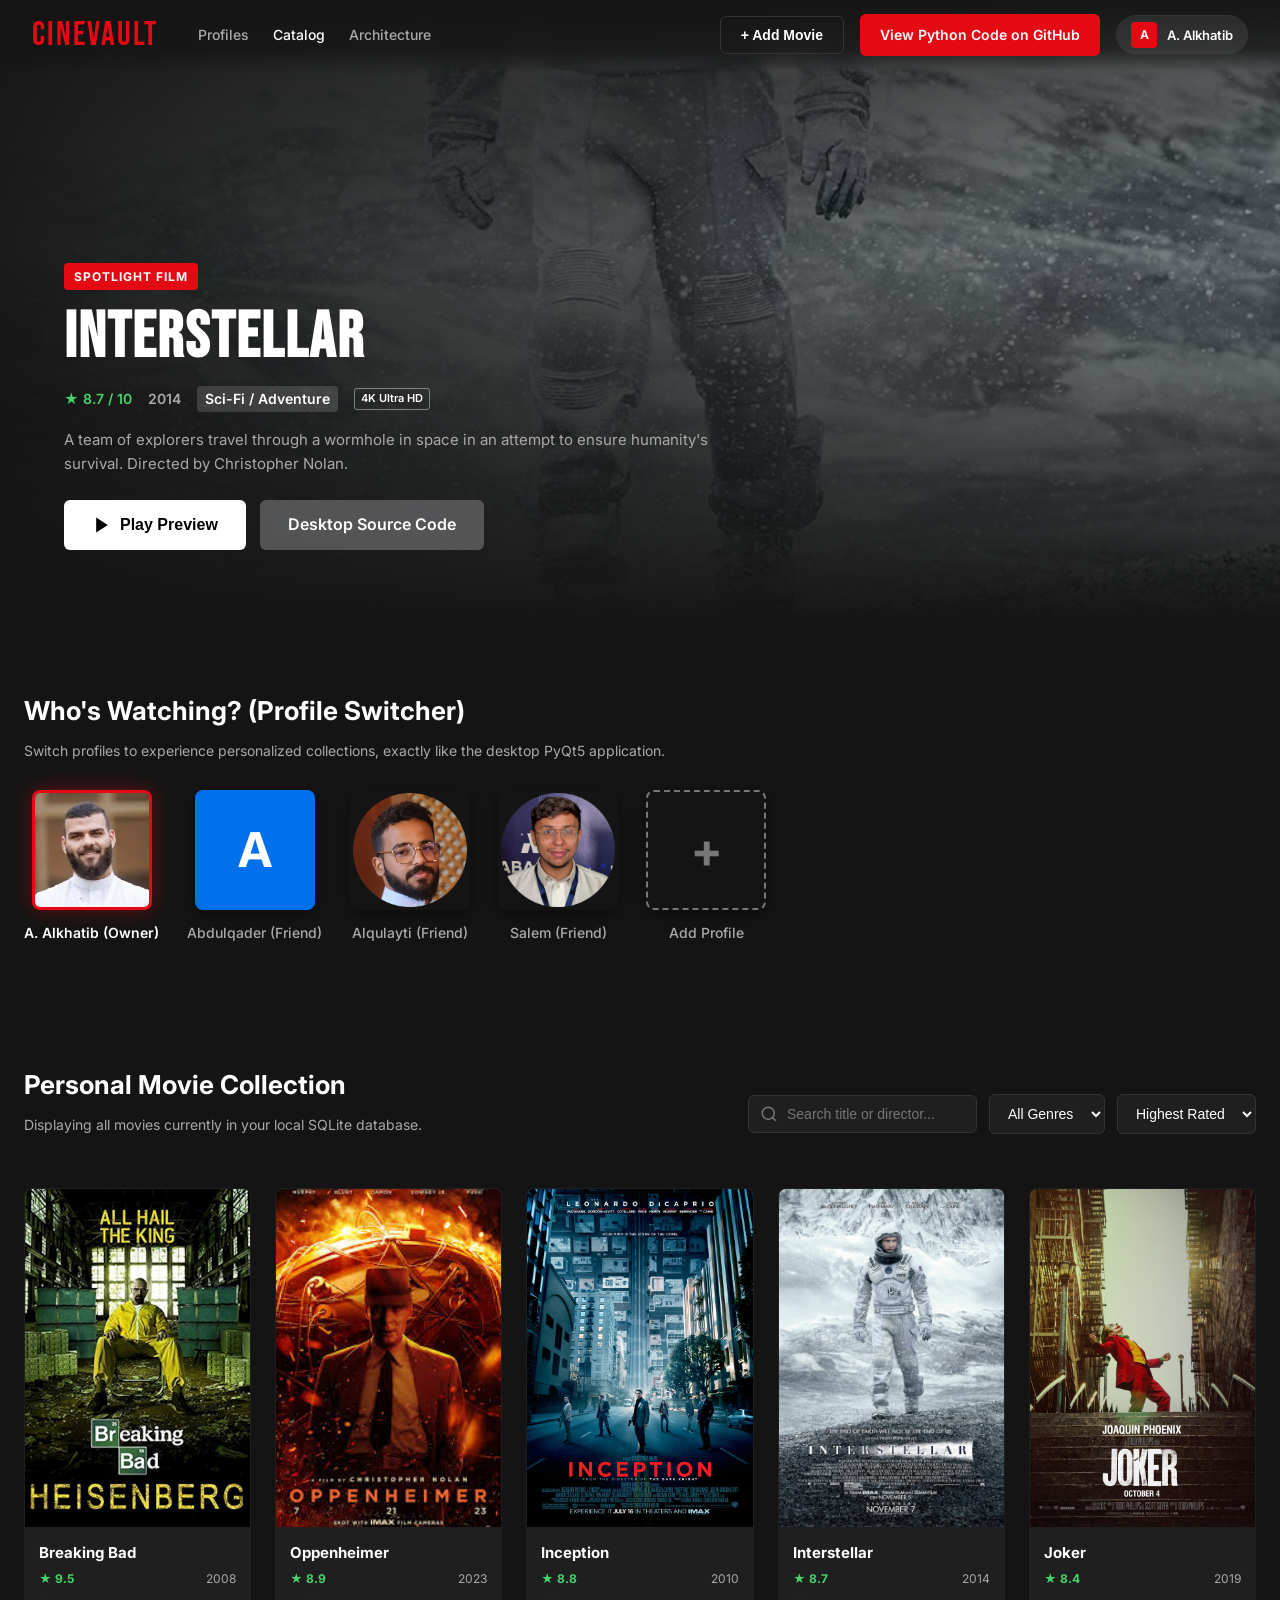
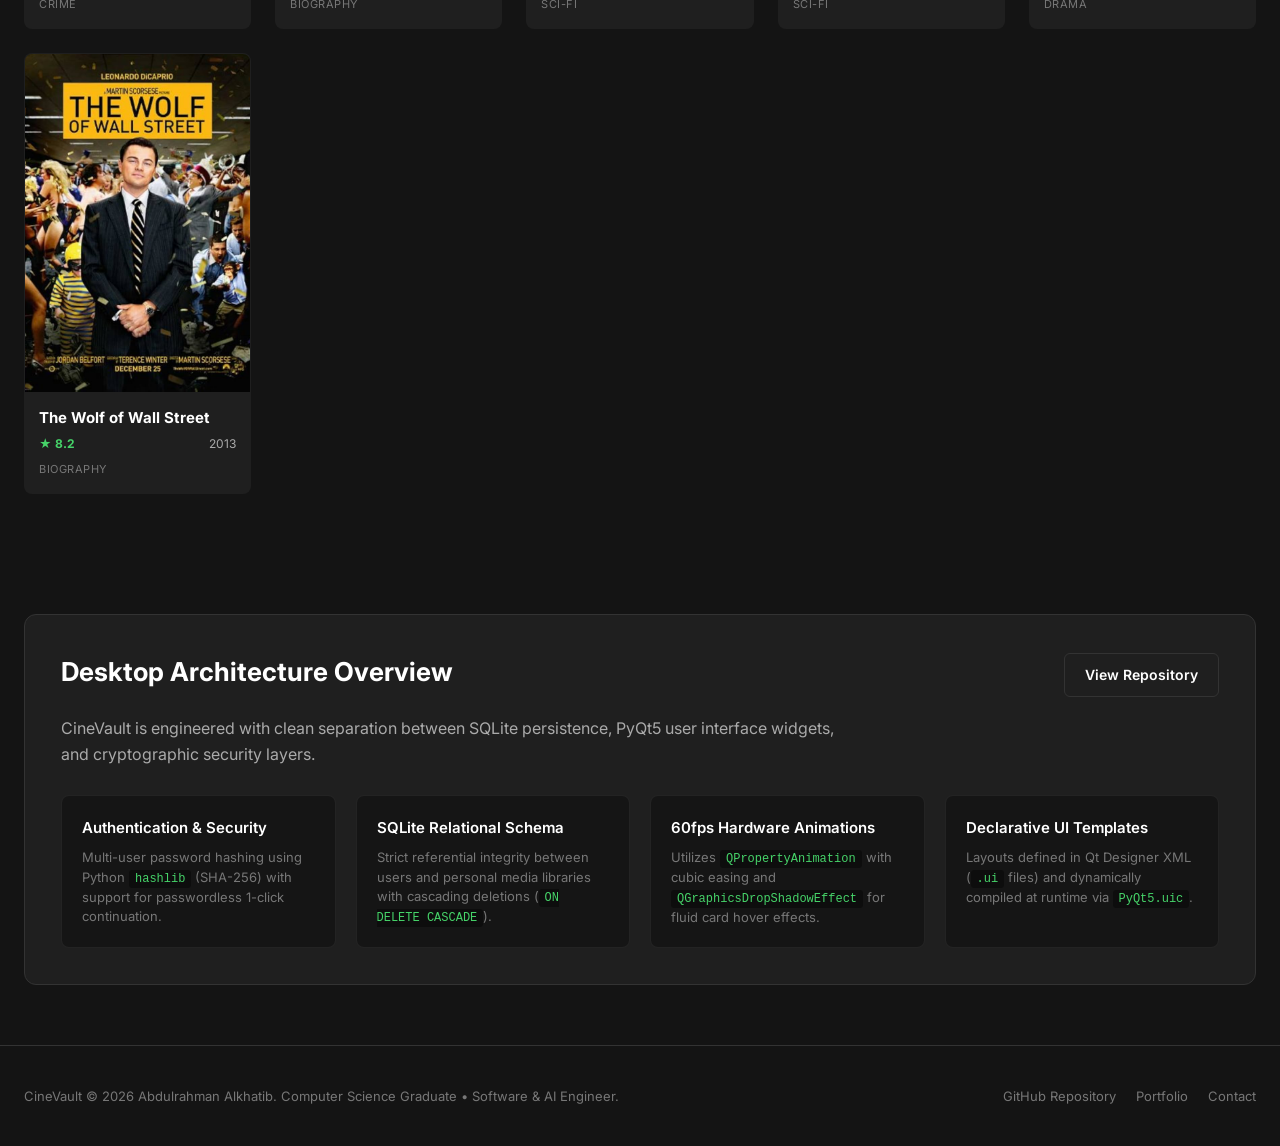
<file: index.html>
<!DOCTYPE html>
<html lang="en">

<head>
    <meta charset="UTF-8">
    <meta name="viewport" content="width=device-width, initial-scale=1.0">
    <title>CineVault - Netflix-Inspired Movie Organizer & Profile Manager</title>
    <link rel="stylesheet" href="style.css">
    <link rel="preconnect" href="https://fonts.googleapis.com">
    <link rel="preconnect" href="https://fonts.gstatic.com" crossorigin>
    <link
        href="https://fonts.googleapis.com/css2?family=Inter:wght@300;400;500;600;700;800&family=Bebas+Neue&display=swap"
        rel="stylesheet">
</head>

<body>
    <!-- Top Navigation Bar -->
    <header class="navbar">
        <div class="nav-left">
            <a href="#" class="brand-logo">CINEVAULT</a>
            <nav class="nav-links">
                <a href="#profiles" class="nav-link">Profiles</a>
                <a href="#catalog" class="nav-link active">Catalog</a>
                <a href="#architecture" class="nav-link">Architecture</a>
            </nav>
        </div>
        <div class="nav-right">
            <button class="btn btn-outline" id="addMovieBtn">+ Add Movie</button>
            <a href="https://github.com/AbdulrahmanAKh/Movie_Selector_Project" target="_blank" rel="noopener noreferrer"
                class="btn btn-primary">
                View Python Code on GitHub
            </a>
            <div class="current-profile-pill" id="currentProfilePill">
                <div class="avatar-sm" id="navAvatar">A</div>
                <span id="navProfileName">A. Alkhatib</span>
            </div>
        </div>
    </header>

    <!-- Hero Spotlight Section -->
    <section class="hero-spotlight">
        <div class="hero-overlay"></div>
        <div class="hero-content">
            <span class="badge badge-featured">Spotlight Film</span>
            <h1 class="hero-title" id="spotlightTitle">Interstellar</h1>
            <div class="hero-meta">
                <span class="meta-rating">★ 8.7 / 10</span>
                <span class="meta-year">2014</span>
                <span class="meta-badge">Sci-Fi / Adventure</span>
                <span class="meta-hd">4K Ultra HD</span>
            </div>
            <p class="hero-description" id="spotlightDesc">
                A team of explorers travel through a wormhole in space in an attempt to ensure humanity's survival.
                Directed by Christopher Nolan.
            </p>
            <div class="hero-actions">
                <button class="btn btn-hero-play" onclick="openMovieModal('interstellar')">
                    <svg width="20" height="20" viewBox="0 0 24 24" fill="currentColor">
                        <polygon points="5 3 19 12 5 21 5 3"></polygon>
                    </svg>
                    Play Preview
                </button>
                <a href="https://github.com/AbdulrahmanAKh/Movie_Selector_Project" class="btn btn-hero-info">
                    Desktop Source Code
                </a>
            </div>
        </div>
    </section>

    <!-- Netflix-Style Who's Watching Profile Section -->
    <section class="section profiles-section" id="profiles">
        <div class="container">
            <h2 class="section-title">Who's Watching? (Profile Switcher)</h2>
            <p class="section-subtitle">Switch profiles to experience personalized collections, exactly like the desktop
                PyQt5 application.</p>
            <div class="profiles-grid" id="profilesGrid">
                <div class="profile-card active" data-profile="A. Alkhatib"
                    onclick="selectProfile('A. Alkhatib', 'A. Alkhatib', 'A')">
                    <img src="./users/Alkhatib.webp" alt="Alkhatib" class="profile-avatar">
                    <span class="profile-name">A. Alkhatib (Owner)</span>
                </div>
                <div class="profile-card" data-profile="Abdulqader"
                    onclick="selectProfile('Abdulqader', 'Abdulqader', 'A')">
                    <div class="profile-avatar avatar-blue">A</div>
                    <span class="profile-name">Abdulqader (Friend)</span>
                </div>
                <div class="profile-card" data-profile="Alqulayti"
                    onclick="selectProfile('Alqulayti', 'Alqulayti', 'Q')">
                    <img src="./users/Alqulayti.webp" alt="Alqulayti" class="profile-avatar">
                    <span class="profile-name">Alqulayti (Friend)</span>
                </div>
                <div class="profile-card" data-profile="Salem" onclick="selectProfile('Salem', 'Salem', 'S')">
                    <img src="./users/Salem.webp" alt="Salem" class="profile-avatar">
                    <span class="profile-name">Salem (Friend)</span>
                </div>
                <div class="profile-card profile-card-add"
                    onclick="alert('In the PyQt5 desktop version, you can create unlimited profiles with SHA-256 hashed passwords and custom avatar uploads!')">
                    <div class="profile-avatar avatar-add">+</div>
                    <span class="profile-name">Add Profile</span>
                </div>
            </div>
        </div>
    </section>

    <!-- Main Interactive Movie Catalog Section -->
    <section class="section catalog-section" id="catalog">
        <div class="container">
            <div class="catalog-header">
                <div>
                    <h2 class="section-title">Personal Movie Collection</h2>
                    <p class="section-subtitle" id="collectionSubtitle">Displaying all movies currently in your local
                        SQLite database.</p>
                </div>
                <div class="catalog-filters">
                    <div class="search-box">
                        <svg class="search-icon" width="18" height="18" viewBox="0 0 24 24" fill="none"
                            stroke="currentColor" stroke-width="2">
                            <circle cx="11" cy="11" r="8"></circle>
                            <line x1="21" y1="21" x2="16.65" y2="16.65"></line>
                        </svg>
                        <input type="text" id="searchInput" placeholder="Search title or director..."
                            autocomplete="off">
                    </div>
                    <select id="genreFilter" class="select-dropdown">
                        <option value="all">All Genres</option>
                        <option value="Sci-Fi">Sci-Fi</option>
                        <option value="Crime">Crime</option>
                        <option value="Drama">Drama</option>
                        <option value="Biography">Biography</option>
                    </select>
                    <select id="sortFilter" class="select-dropdown">
                        <option value="rating-desc">Highest Rated</option>
                        <option value="year-desc">Newest First</option>
                        <option value="year-asc">Oldest First</option>
                        <option value="title-asc">Title A-Z</option>
                    </select>
                </div>
            </div>

            <!-- Movies Grid -->
            <div class="movies-grid" id="moviesGrid">
                <!-- Cards injected dynamically by script.js -->
            </div>
        </div>
    </section>

    <!-- Architecture & Engineering Section -->
    <section class="section architecture-section" id="architecture">
        <div class="container">
            <div class="arch-card">
                <div class="arch-header">
                    <h2 class="section-title">Desktop Architecture Overview</h2>
                    <a href="https://github.com/AbdulrahmanAKh/Movie_Selector_Project" class="btn btn-outline">
                        View Repository
                    </a>
                </div>
                <p class="arch-desc">
                    CineVault is engineered with clean separation between SQLite persistence, PyQt5 user interface
                    widgets, and cryptographic security layers.
                </p>
                <div class="arch-grid">
                    <div class="arch-box">
                        <h3>Authentication & Security</h3>
                        <p>Multi-user password hashing using Python <code>hashlib</code> (SHA-256) with support for
                            passwordless 1-click continuation.</p>
                    </div>
                    <div class="arch-box">
                        <h3>SQLite Relational Schema</h3>
                        <p>Strict referential integrity between users and personal media libraries with cascading
                            deletions (<code>ON DELETE CASCADE</code>).</p>
                    </div>
                    <div class="arch-box">
                        <h3>60fps Hardware Animations</h3>
                        <p>Utilizes <code>QPropertyAnimation</code> with cubic easing and
                            <code>QGraphicsDropShadowEffect</code> for fluid card hover effects.
                        </p>
                    </div>
                    <div class="arch-box">
                        <h3>Declarative UI Templates</h3>
                        <p>Layouts defined in Qt Designer XML (<code>.ui</code> files) and dynamically compiled at
                            runtime via <code>PyQt5.uic</code>.</p>
                    </div>
                </div>
            </div>
        </div>
    </section>

    <!-- Details Modal -->
    <div class="modal" id="movieModal">
        <div class="modal-backdrop" onclick="closeMovieModal()"></div>
        <div class="modal-content">
            <button class="modal-close" onclick="closeMovieModal()">×</button>
            <div class="modal-body" id="modalBody">
                <!-- Injected dynamically -->
            </div>
        </div>
    </div>

    <!-- Add Movie Modal -->
    <div class="modal" id="addModal">
        <div class="modal-backdrop" onclick="closeAddModal()"></div>
        <div class="modal-content modal-content-sm">
            <button class="modal-close" onclick="closeAddModal()">×</button>
            <div class="modal-body">
                <h3 class="modal-title">Add Movie to Library</h3>
                <form id="addMovieForm" onsubmit="handleNewMovie(event)">
                    <div class="form-group">
                        <label>Movie Title</label>
                        <input type="text" id="newTitle" required placeholder="e.g. The Dark Knight">
                    </div>
                    <div class="form-row">
                        <div class="form-group">
                            <label>Genre</label>
                            <input type="text" id="newGenre" required placeholder="e.g. Action / Sci-Fi">
                        </div>
                        <div class="form-group">
                            <label>Release Year</label>
                            <input type="number" id="newYear" required min="1900" max="2099" value="2024">
                        </div>
                    </div>
                    <div class="form-group">
                        <label>Rating (0.0 - 10.0)</label>
                        <input type="number" id="newRating" required step="0.1" min="0" max="10" value="8.5">
                    </div>
                    <button type="submit" class="btn btn-primary btn-block">Add to Collection</button>
                </form>
            </div>
        </div>
    </div>

    <!-- Footer -->
    <footer class="footer">
        <div class="container footer-content">
            <p>CineVault &copy; 2026 Abdulrahman Alkhatib. Computer Science Graduate &bull; Software & AI Engineer.</p>
            <div class="footer-links">
                <a href="https://github.com/AbdulrahmanAKh/Movie_Selector_Project">GitHub Repository</a>
                <a href="https://abdulrahmanakh.github.io/Alkhatib-Portfolio/">Portfolio</a>
                <a href="mailto:aboodkhatib90@gmail.com">Contact</a>
            </div>
        </div>
    </footer>

    <script src="script.js"></script>
</body>

</html>
</file>
<file: style.css>
:root {
    --bg-main: #141414;
    --bg-card: #1f1f1f;
    --bg-card-hover: #2a2a2a;
    --accent: #E50914;
    --accent-hover: #f40612;
    --text-primary: #ffffff;
    --text-secondary: #aaaaaa;
    --text-muted: #777777;
    --border-color: #333333;
    --transition: all 0.25s cubic-bezier(0.16, 1, 0.3, 1);
}

* {
    margin: 0;
    padding: 0;
    box-sizing: border-box;
}

body {
    background-color: var(--bg-main);
    color: var(--text-primary);
    font-family: 'Inter', -apple-system, BlinkMacSystemFont, sans-serif;
    line-height: 1.6;
    overflow-x: hidden;
}

a {
    color: inherit;
    text-decoration: none;
}

.container {
    max-width: 1280px;
    margin: 0 auto;
    padding: 0 24px;
}

/* Navbar */
.navbar {
    position: fixed;
    top: 0;
    left: 0;
    right: 0;
    height: 70px;
    background: linear-gradient(180deg, rgba(20, 20, 20, 0.95) 0%, rgba(20, 20, 20, 0.7) 70%, transparent 100%);
    backdrop-filter: blur(12px);
    display: flex;
    align-items: center;
    justify-content: space-between;
    padding: 0 32px;
    z-index: 100;
}

.nav-left {
    display: flex;
    align-items: center;
    gap: 40px;
}

.brand-logo {
    font-family: 'Bebas Neue', sans-serif;
    font-size: 34px;
    letter-spacing: 2px;
    color: var(--accent);
}

.nav-links {
    display: flex;
    gap: 24px;
}

.nav-link {
    font-size: 14px;
    font-weight: 500;
    color: var(--text-secondary);
    transition: var(--transition);
}

.nav-link:hover, .nav-link.active {
    color: var(--text-primary);
}

.nav-right {
    display: flex;
    align-items: center;
    gap: 16px;
}

.current-profile-pill {
    display: flex;
    align-items: center;
    gap: 10px;
    background: rgba(255, 255, 255, 0.08);
    padding: 6px 14px;
    border-radius: 20px;
    font-size: 13px;
    font-weight: 600;
    border: 1px solid var(--border-color);
}

.avatar-sm {
    width: 26px;
    height: 26px;
    border-radius: 4px;
    background: var(--accent);
    color: white;
    display: flex;
    align-items: center;
    justify-content: center;
    font-weight: bold;
    font-size: 12px;
}

/* Buttons */
.btn {
    display: inline-flex;
    align-items: center;
    justify-content: center;
    gap: 8px;
    padding: 10px 20px;
    border-radius: 6px;
    font-size: 14px;
    font-weight: 600;
    cursor: pointer;
    border: none;
    transition: var(--transition);
}

.btn-primary {
    background-color: var(--accent);
    color: white;
}

.btn-primary:hover {
    background-color: var(--accent-hover);
    transform: translateY(-2px);
    box-shadow: 0 8px 20px rgba(229, 9, 20, 0.35);
}

.btn-outline {
    background: transparent;
    color: white;
    border: 1px solid var(--border-color);
}

.btn-outline:hover {
    background: rgba(255, 255, 255, 0.1);
    border-color: white;
}

.btn-hero-play {
    background: white;
    color: black;
    font-weight: 700;
    padding: 12px 28px;
    font-size: 16px;
}

.btn-hero-play:hover {
    background: rgba(255, 255, 255, 0.85);
    transform: scale(1.03);
}

.btn-hero-info {
    background: rgba(109, 109, 110, 0.7);
    color: white;
    font-weight: 600;
    padding: 12px 28px;
    font-size: 16px;
    backdrop-filter: blur(4px);
}

.btn-hero-info:hover {
    background: rgba(109, 109, 110, 0.9);
    transform: scale(1.03);
}

.btn-block {
    width: 100%;
}

/* Hero Spotlight */
.hero-spotlight {
    position: relative;
    height: 70vh;
    min-height: 520px;
    background: linear-gradient(0deg, #141414 0%, rgba(20, 20, 20, 0.4) 60%, rgba(20, 20, 20, 0.8) 100%),
                url('movie_posters/interstellar.jpg') center/cover no-repeat;
    display: flex;
    align-items: flex-end;
    padding-bottom: 80px;
}

.hero-overlay {
    position: absolute;
    inset: 0;
    background: linear-gradient(90deg, rgba(20, 20, 20, 0.95) 0%, rgba(20, 20, 20, 0.5) 50%, transparent 100%);
}

.hero-content {
    position: relative;
    z-index: 10;
    max-width: 650px;
    margin-left: 64px;
}

.badge {
    display: inline-block;
    padding: 4px 10px;
    border-radius: 4px;
    font-size: 12px;
    font-weight: 700;
    text-transform: uppercase;
    letter-spacing: 1px;
    margin-bottom: 16px;
}

.badge-featured {
    background: var(--accent);
    color: white;
}

.hero-title {
    font-family: 'Bebas Neue', sans-serif;
    font-size: 64px;
    letter-spacing: 2px;
    line-height: 1;
    margin-bottom: 16px;
}

.hero-meta {
    display: flex;
    align-items: center;
    gap: 16px;
    font-size: 14px;
    font-weight: 600;
    margin-bottom: 16px;
}

.meta-rating {
    color: #46d369;
}

.meta-year {
    color: var(--text-secondary);
}

.meta-badge {
    color: var(--text-primary);
    background: rgba(255, 255, 255, 0.15);
    padding: 2px 8px;
    border-radius: 4px;
}

.meta-hd {
    border: 1px solid rgba(255, 255, 255, 0.4);
    padding: 1px 6px;
    border-radius: 3px;
    font-size: 11px;
}

.hero-description {
    font-size: 15px;
    color: var(--text-secondary);
    line-height: 1.6;
    margin-bottom: 24px;
}

.hero-actions {
    display: flex;
    gap: 14px;
}

/* Sections */
.section {
    padding: 60px 0;
}

.section-title {
    font-size: 26px;
    font-weight: 700;
    margin-bottom: 8px;
}

.section-subtitle {
    font-size: 14px;
    color: var(--text-secondary);
    margin-bottom: 28px;
}

/* Profiles Grid (Netflix Style) */
.profiles-grid {
    display: flex;
    gap: 28px;
    flex-wrap: wrap;
}

.profile-card {
    display: flex;
    flex-direction: column;
    align-items: center;
    cursor: pointer;
    transition: var(--transition);
}

.profile-avatar {
    width: 120px;
    height: 120px;
    border-radius: 8px;
    display: flex;
    align-items: center;
    justify-content: center;
    font-size: 48px;
    font-weight: bold;
    color: white;
    border: 3px solid transparent;
    transition: var(--transition);
    box-shadow: 0 4px 14px rgba(0,0,0,0.4);
}

.avatar-red { background: #E50914; }
.avatar-blue { background: #0071eb; }
.avatar-green { background: #2bb85d; }
.avatar-add {
    background: transparent;
    border: 2px dashed var(--text-muted);
    color: var(--text-muted);
}

.profile-name {
    margin-top: 12px;
    font-size: 14px;
    font-weight: 500;
    color: var(--text-secondary);
    transition: var(--transition);
}

.profile-card:hover .profile-avatar {
    transform: scale(1.08);
    border-color: white;
    box-shadow: 0 12px 28px rgba(0,0,0,0.7);
}

.profile-card.active .profile-avatar {
    border-color: var(--accent);
    box-shadow: 0 0 20px rgba(229, 9, 20, 0.4);
}

.profile-card.active .profile-name,
.profile-card:hover .profile-name {
    color: white;
    font-weight: 600;
}

/* Catalog Controls */
.catalog-header {
    display: flex;
    align-items: center;
    justify-content: space-between;
    flex-wrap: wrap;
    gap: 20px;
    margin-bottom: 24px;
}

.catalog-filters {
    display: flex;
    align-items: center;
    gap: 12px;
    flex-wrap: wrap;
}

.search-box {
    position: relative;
    display: flex;
    align-items: center;
}

.search-icon {
    position: absolute;
    left: 12px;
    color: var(--text-muted);
}

.search-box input {
    background: var(--bg-card);
    border: 1px solid var(--border-color);
    padding: 10px 14px 10px 38px;
    border-radius: 6px;
    color: white;
    font-size: 14px;
    outline: none;
    transition: var(--transition);
    min-width: 220px;
}

.search-box input:focus {
    border-color: var(--accent);
    background: #262626;
}

.select-dropdown {
    background: var(--bg-card);
    border: 1px solid var(--border-color);
    color: white;
    padding: 10px 14px;
    border-radius: 6px;
    font-size: 14px;
    outline: none;
    cursor: pointer;
}

/* Movie Cards Grid */
.movies-grid {
    display: grid;
    grid-template-columns: repeat(auto-fill, minmax(210px, 1fr));
    gap: 24px;
}

.movie-card {
    background: var(--bg-card);
    border-radius: 8px;
    overflow: hidden;
    cursor: pointer;
    border: 1px solid transparent;
    transition: var(--transition);
    position: relative;
    display: flex;
    flex-direction: column;
}

.movie-card:hover {
    transform: translateY(-8px) scale(1.03);
    border-color: var(--accent);
    box-shadow: 0 16px 32px rgba(0,0,0,0.8), 0 0 18px rgba(229, 9, 20, 0.25);
    z-index: 20;
}

.card-poster-wrap {
    position: relative;
    width: 100%;
    aspect-ratio: 2/3;
    overflow: hidden;
    background: #000;
}

.card-poster {
    width: 100%;
    height: 100%;
    object-fit: cover;
    transition: var(--transition);
}

.movie-card:hover .card-poster {
    transform: scale(1.05);
}

.card-play-overlay {
    position: absolute;
    inset: 0;
    background: rgba(0, 0, 0, 0.45);
    display: flex;
    align-items: center;
    justify-content: center;
    opacity: 0;
    transition: var(--transition);
}

.play-circle {
    width: 48px;
    height: 48px;
    border-radius: 50%;
    background: var(--accent);
    color: white;
    display: flex;
    align-items: center;
    justify-content: center;
    transform: scale(0.8);
    transition: var(--transition);
}

.movie-card:hover .card-play-overlay {
    opacity: 1;
}

.movie-card:hover .play-circle {
    transform: scale(1);
}

.card-details {
    padding: 14px;
    display: flex;
    flex-direction: column;
    flex-grow: 1;
}

.card-title {
    font-size: 15px;
    font-weight: 700;
    color: white;
    margin-bottom: 4px;
    white-space: nowrap;
    overflow: hidden;
    text-overflow: ellipsis;
}

.card-meta {
    display: flex;
    align-items: center;
    justify-content: space-between;
    font-size: 12px;
    color: var(--text-secondary);
    margin-bottom: 8px;
}

.card-genre {
    font-size: 11px;
    color: var(--text-muted);
    text-transform: uppercase;
    letter-spacing: 0.5px;
}

/* Architecture Section */
.arch-card {
    background: var(--bg-card);
    border: 1px solid var(--border-color);
    border-radius: 12px;
    padding: 36px;
}

.arch-header {
    display: flex;
    align-items: center;
    justify-content: space-between;
    margin-bottom: 16px;
}

.arch-desc {
    color: var(--text-secondary);
    max-width: 800px;
    margin-bottom: 28px;
}

.arch-grid {
    display: grid;
    grid-template-columns: repeat(auto-fit, minmax(240px, 1fr));
    gap: 20px;
}

.arch-box {
    background: rgba(0, 0, 0, 0.3);
    border: 1px solid rgba(255, 255, 255, 0.06);
    border-radius: 8px;
    padding: 20px;
}

.arch-box h3 {
    font-size: 15px;
    font-weight: 600;
    color: white;
    margin-bottom: 8px;
}

.arch-box p {
    font-size: 13px;
    color: var(--text-muted);
    line-height: 1.5;
}

.arch-box code {
    color: #46d369;
    background: rgba(0,0,0,0.4);
    padding: 2px 6px;
    border-radius: 3px;
    font-size: 12px;
}

/* Modal */
.modal {
    position: fixed;
    inset: 0;
    display: flex;
    align-items: center;
    justify-content: center;
    opacity: 0;
    visibility: hidden;
    transition: var(--transition);
    z-index: 200;
    padding: 20px;
}

.modal.active {
    opacity: 1;
    visibility: visible;
}

.modal-backdrop {
    position: absolute;
    inset: 0;
    background: rgba(0, 0, 0, 0.85);
    backdrop-filter: blur(8px);
}

.modal-content {
    position: relative;
    background: #181818;
    border: 1px solid var(--border-color);
    border-radius: 12px;
    width: 100%;
    max-width: 720px;
    overflow: hidden;
    z-index: 10;
    box-shadow: 0 24px 48px rgba(0,0,0,0.8);
    transform: scale(0.95);
    transition: var(--transition);
}

.modal-content-sm {
    max-width: 480px;
    padding: 28px;
}

.modal.active .modal-content {
    transform: scale(1);
}

.modal-close {
    position: absolute;
    top: 16px;
    right: 16px;
    width: 36px;
    height: 36px;
    border-radius: 50%;
    background: rgba(0,0,0,0.7);
    color: white;
    border: none;
    font-size: 24px;
    cursor: pointer;
    display: flex;
    align-items: center;
    justify-content: center;
    z-index: 20;
    transition: var(--transition);
}

.modal-close:hover {
    background: var(--accent);
}

/* Forms */
.form-group {
    margin-bottom: 18px;
}

.form-group label {
    display: block;
    font-size: 13px;
    font-weight: 600;
    margin-bottom: 6px;
    color: var(--text-secondary);
}

.form-group input {
    width: 100%;
    background: #242424;
    border: 1px solid var(--border-color);
    border-radius: 6px;
    padding: 10px 14px;
    color: white;
    font-size: 14px;
    outline: none;
}

.form-group input:focus {
    border-color: var(--accent);
}

.form-row {
    display: grid;
    grid-template-columns: 1fr 1fr;
    gap: 16px;
}

.modal-title {
    font-size: 20px;
    font-weight: 700;
    margin-bottom: 20px;
}

/* Footer */
.footer {
    border-top: 1px solid var(--border-color);
    padding: 40px 0;
    font-size: 13px;
    color: var(--text-muted);
}

.footer-content {
    display: flex;
    align-items: center;
    justify-content: space-between;
    flex-wrap: wrap;
    gap: 16px;
}

.footer-links {
    display: flex;
    gap: 20px;
}

.footer-links a:hover {
    color: white;
}

/* Responsive */
@media (max-width: 768px) {
    .navbar {
        padding: 0 16px;
    }
    .nav-links {
        display: none;
    }
    .hero-content {
        margin-left: 20px;
        margin-right: 20px;
    }
    .hero-title {
        font-size: 42px;
    }
    .profiles-grid {
        justify-content: center;
    }
}
</file>
